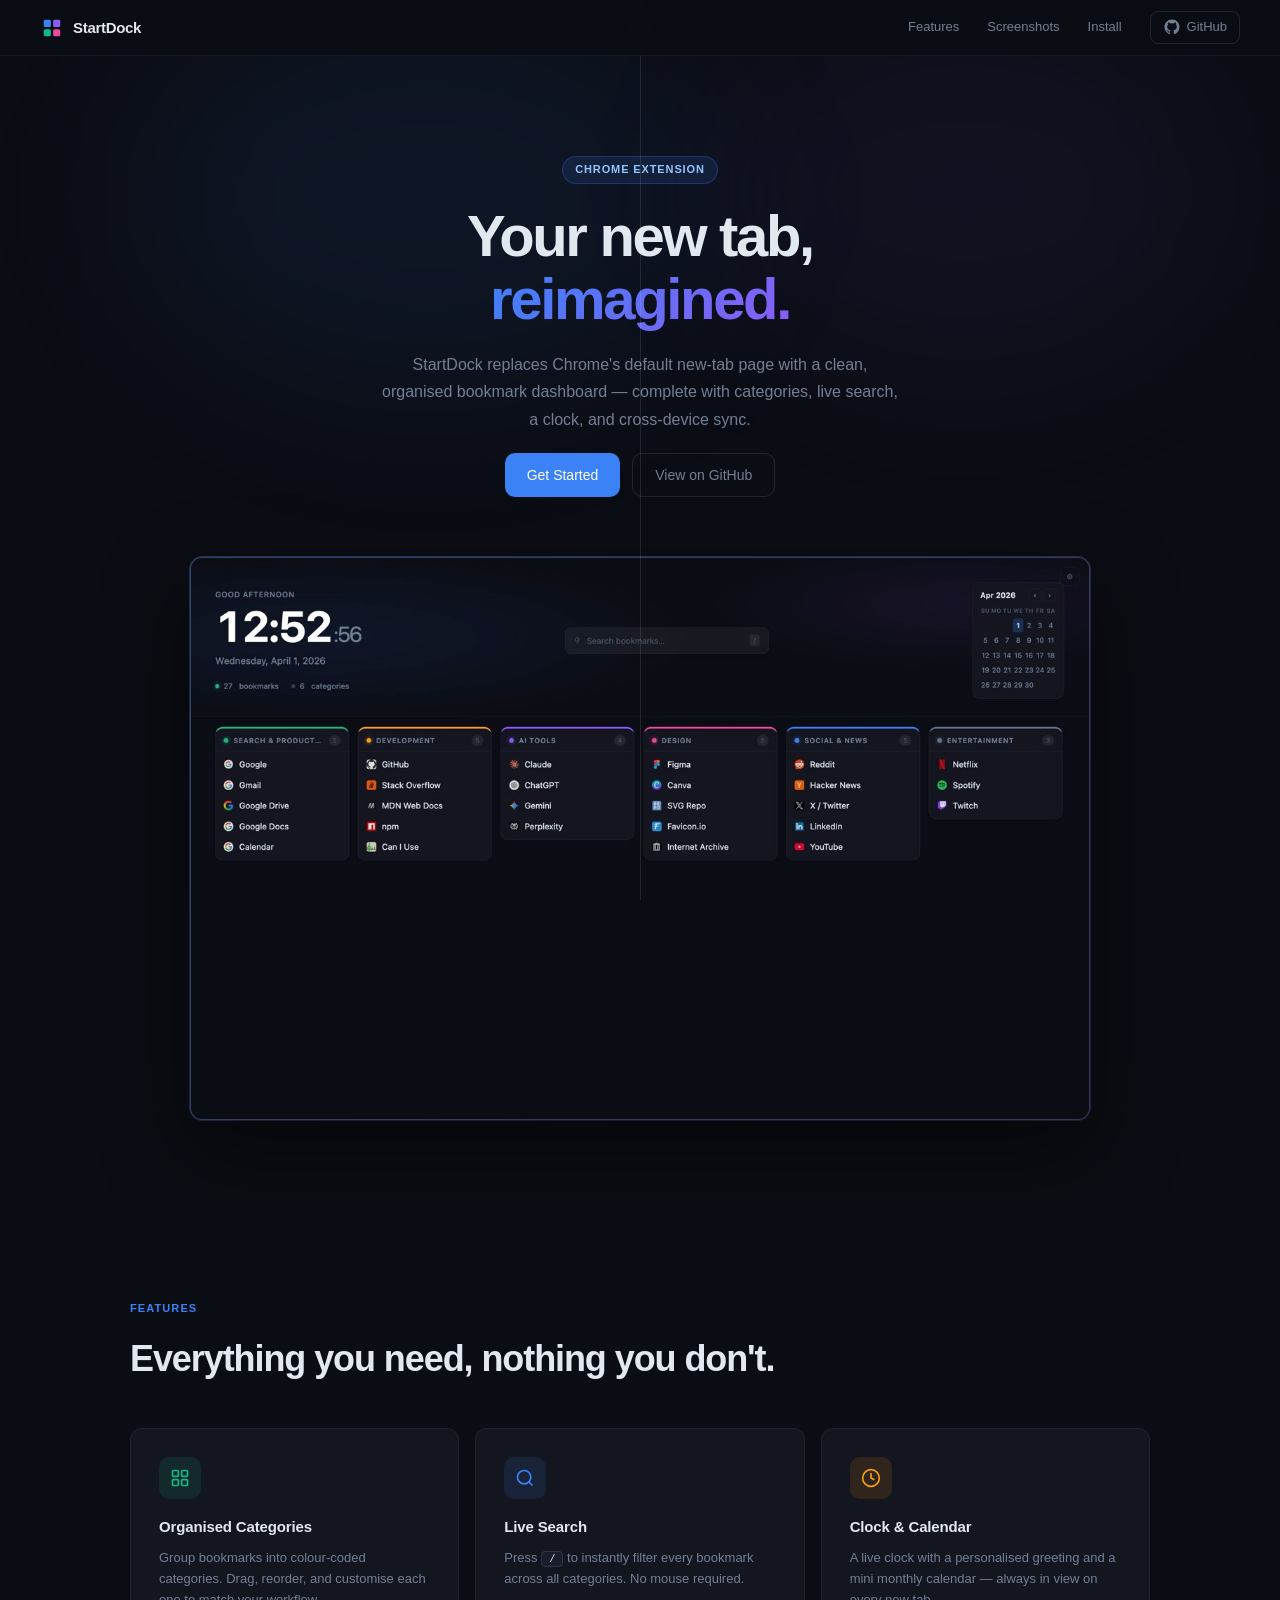
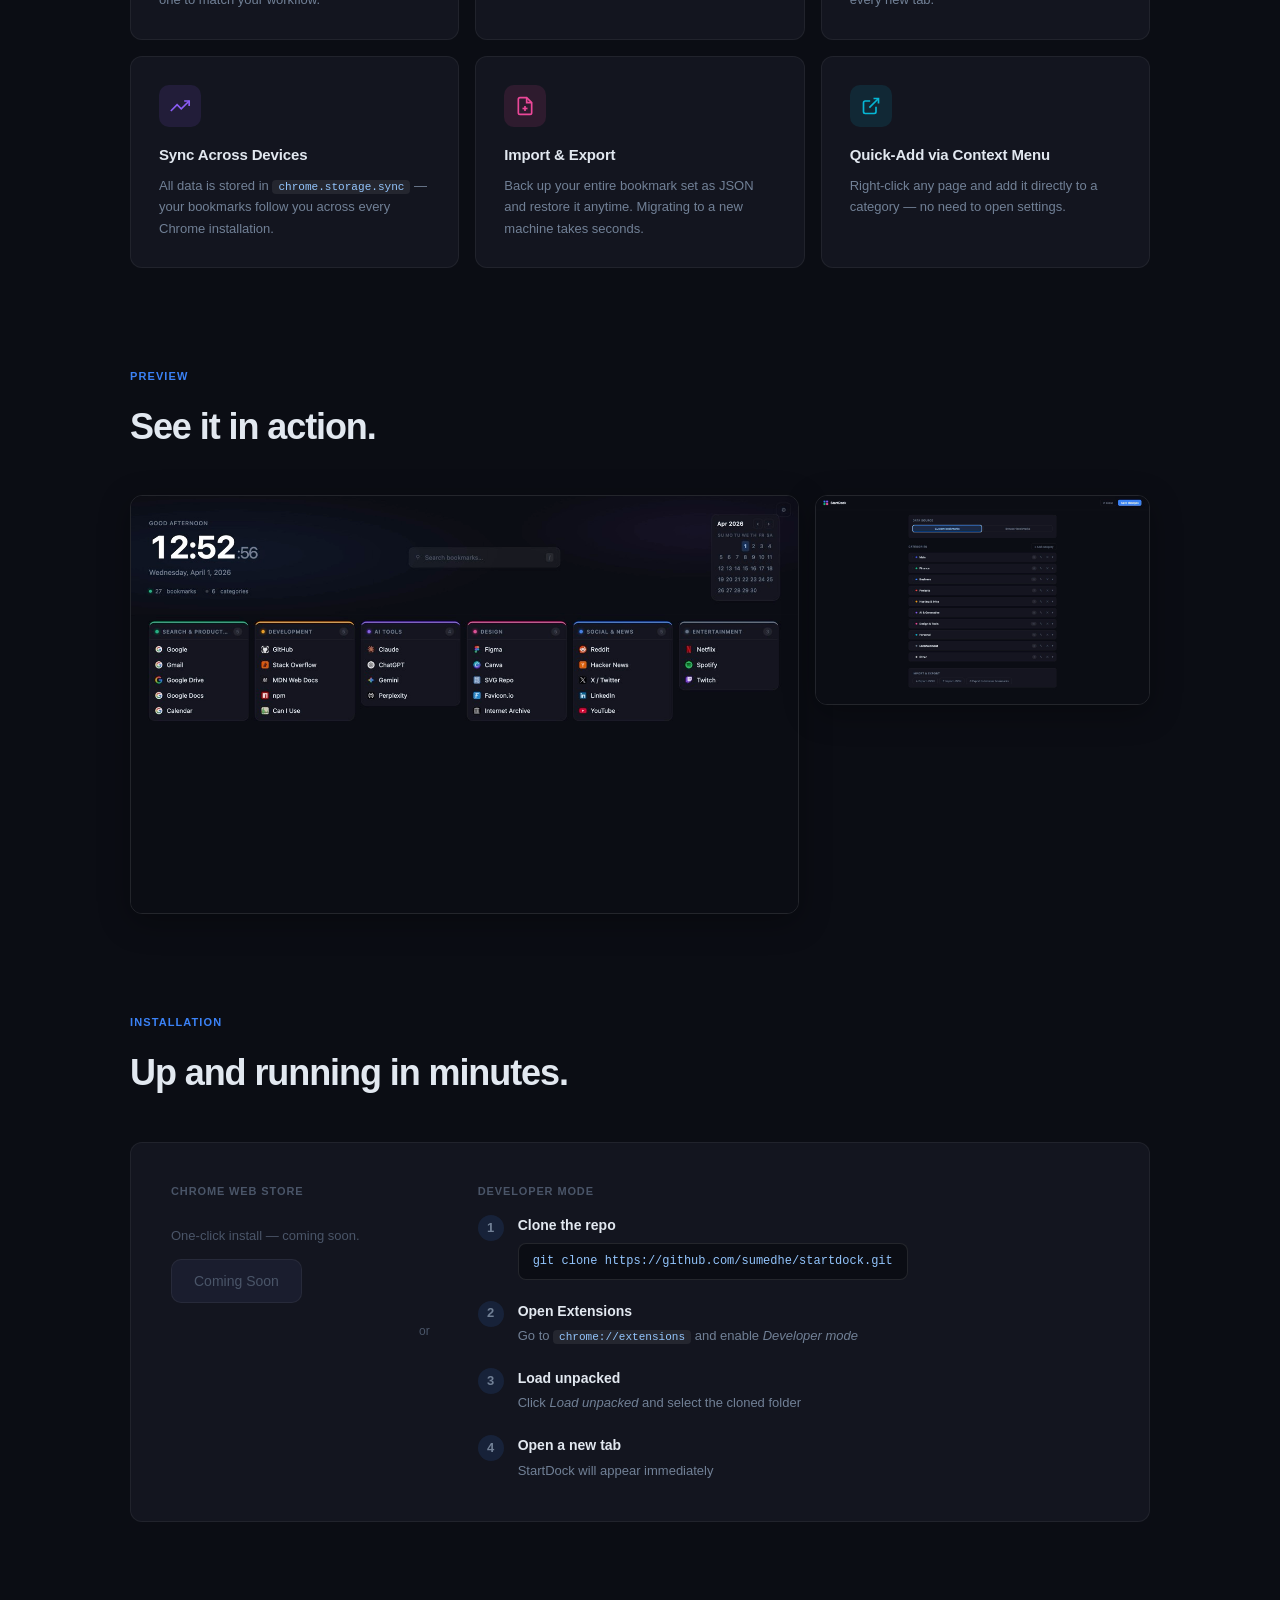
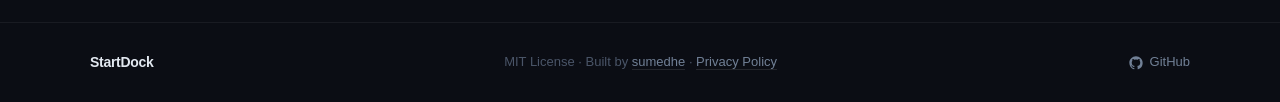
<file: docs/index.html>
<!DOCTYPE html>
<html lang="en">
<head>
  <meta charset="UTF-8" />
  <meta name="viewport" content="width=device-width, initial-scale=1.0" />
  <title>StartDock — Personal New Tab Dashboard</title>
  <meta name="description" content="Replace Chrome's default new-tab page with an organised, fast-access bookmark grid. Categories, live search, clock, and cross-device sync." />
  <link rel="stylesheet" href="style.css" />
  <link rel="icon" type="image/svg+xml" href="icon.svg" />
  <link rel="icon" type="image/png" sizes="128x128" href="icon128.png" />
</head>
<body>

  <!-- Nav -->
  <nav>
    <a href="#" class="nav-logo">
      <img src="icon.svg" alt="StartDock icon" class="nav-logo-icon" />
      StartDock
    </a>
    <div class="nav-links">
      <a href="#features">Features</a>
      <a href="#screenshots">Screenshots</a>
      <a href="#install">Install</a>
      <a href="https://github.com/sumedhe/startdock" target="_blank" rel="noopener" class="nav-github">
        <svg width="18" height="18" viewBox="0 0 24 24" fill="currentColor"><path d="M12 2C6.477 2 2 6.484 2 12.017c0 4.425 2.865 8.18 6.839 9.504.5.092.682-.217.682-.483 0-.237-.008-.868-.013-1.703-2.782.605-3.369-1.343-3.369-1.343-.454-1.158-1.11-1.466-1.11-1.466-.908-.62.069-.608.069-.608 1.003.07 1.531 1.032 1.531 1.032.892 1.53 2.341 1.088 2.91.832.092-.647.35-1.088.636-1.338-2.22-.253-4.555-1.113-4.555-4.951 0-1.093.39-1.988 1.029-2.688-.103-.253-.446-1.272.098-2.65 0 0 .84-.27 2.75 1.026A9.564 9.564 0 0112 6.844a9.59 9.59 0 012.504.337c1.909-1.296 2.747-1.027 2.747-1.027.546 1.379.202 2.398.1 2.651.64.7 1.028 1.595 1.028 2.688 0 3.848-2.339 4.695-4.566 4.943.359.309.678.92.678 1.855 0 1.338-.012 2.419-.012 2.747 0 .268.18.58.688.482A10.02 10.02 0 0022 12.017C22 6.484 17.522 2 12 2z"/></svg>
        GitHub
      </a>
    </div>
  </nav>

  <!-- Hero -->
  <section class="hero">
    <div class="hero-glow hero-glow-blue"></div>
    <div class="hero-glow hero-glow-purple"></div>
    <div class="hero-content">
      <div class="badge">Chrome Extension</div>
      <h1>Your new tab,<br /><span class="hero-accent">reimagined.</span></h1>
      <p class="hero-sub">
        StartDock replaces Chrome's default new-tab page with a clean, organised bookmark dashboard — complete with categories, live search, a clock, and cross-device sync.
      </p>
      <div class="hero-actions">
        <a href="#install" class="btn btn-primary">Get Started</a>
        <a href="https://github.com/sumedhe/startdock" target="_blank" rel="noopener" class="btn btn-ghost">View on GitHub</a>
      </div>
    </div>
    <div class="hero-screenshot">
      <img src="screenshot-1.jpg" alt="StartDock dashboard screenshot" />
    </div>
  </section>

  <!-- Features -->
  <section id="features" class="features">
    <div class="section-label">Features</div>
    <h2>Everything you need, nothing you don't.</h2>
    <div class="features-grid">

      <div class="feature-card" style="--accent: #10B981">
        <div class="feature-icon" style="background: rgba(16,185,129,0.12); color: #10B981">
          <svg width="20" height="20" viewBox="0 0 24 24" fill="none" stroke="currentColor" stroke-width="2"><rect x="3" y="3" width="7" height="7" rx="1"/><rect x="14" y="3" width="7" height="7" rx="1"/><rect x="3" y="14" width="7" height="7" rx="1"/><rect x="14" y="14" width="7" height="7" rx="1"/></svg>
        </div>
        <h3>Organised Categories</h3>
        <p>Group bookmarks into colour-coded categories. Drag, reorder, and customise each one to match your workflow.</p>
      </div>

      <div class="feature-card" style="--accent: #3B82F6">
        <div class="feature-icon" style="background: rgba(59,130,246,0.12); color: #3B82F6">
          <svg width="20" height="20" viewBox="0 0 24 24" fill="none" stroke="currentColor" stroke-width="2"><circle cx="11" cy="11" r="8"/><path d="M21 21l-4.35-4.35"/></svg>
        </div>
        <h3>Live Search</h3>
        <p>Press <kbd>/</kbd> to instantly filter every bookmark across all categories. No mouse required.</p>
      </div>

      <div class="feature-card" style="--accent: #F59E0B">
        <div class="feature-icon" style="background: rgba(245,158,11,0.12); color: #F59E0B">
          <svg width="20" height="20" viewBox="0 0 24 24" fill="none" stroke="currentColor" stroke-width="2"><circle cx="12" cy="12" r="10"/><polyline points="12 6 12 12 16 14"/></svg>
        </div>
        <h3>Clock &amp; Calendar</h3>
        <p>A live clock with a personalised greeting and a mini monthly calendar — always in view on every new tab.</p>
      </div>

      <div class="feature-card" style="--accent: #8B5CF6">
        <div class="feature-icon" style="background: rgba(139,92,246,0.12); color: #8B5CF6">
          <svg width="20" height="20" viewBox="0 0 24 24" fill="none" stroke="currentColor" stroke-width="2"><polyline points="23 6 13.5 15.5 8.5 10.5 1 18"/><polyline points="17 6 23 6 23 12"/></svg>
        </div>
        <h3>Sync Across Devices</h3>
        <p>All data is stored in <code>chrome.storage.sync</code> — your bookmarks follow you across every Chrome installation.</p>
      </div>

      <div class="feature-card" style="--accent: #EC4899">
        <div class="feature-icon" style="background: rgba(236,72,153,0.12); color: #EC4899">
          <svg width="20" height="20" viewBox="0 0 24 24" fill="none" stroke="currentColor" stroke-width="2"><path d="M14 2H6a2 2 0 00-2 2v16a2 2 0 002 2h12a2 2 0 002-2V8z"/><polyline points="14 2 14 8 20 8"/><line x1="12" y1="18" x2="12" y2="12"/><line x1="9" y1="15" x2="15" y2="15"/></svg>
        </div>
        <h3>Import &amp; Export</h3>
        <p>Back up your entire bookmark set as JSON and restore it anytime. Migrating to a new machine takes seconds.</p>
      </div>

      <div class="feature-card" style="--accent: #06B6D4">
        <div class="feature-icon" style="background: rgba(6,182,212,0.12); color: #06B6D4">
          <svg width="20" height="20" viewBox="0 0 24 24" fill="none" stroke="currentColor" stroke-width="2"><path d="M18 13v6a2 2 0 01-2 2H5a2 2 0 01-2-2V8a2 2 0 012-2h6"/><polyline points="15 3 21 3 21 9"/><line x1="10" y1="14" x2="21" y2="3"/></svg>
        </div>
        <h3>Quick-Add via Context Menu</h3>
        <p>Right-click any page and add it directly to a category — no need to open settings.</p>
      </div>

    </div>
  </section>

  <!-- Screenshots -->
  <section id="screenshots" class="screenshots">
    <div class="section-label">Preview</div>
    <h2>See it in action.</h2>
    <div class="screenshots-grid">
      <img src="screenshot-1.jpg" alt="StartDock bookmark dashboard" class="ss-main" />
      <img src="screenshot-2.jpg" alt="StartDock settings page" class="ss-secondary" />
    </div>
  </section>

  <!-- Install -->
  <section id="install" class="install">
    <div class="section-label">Installation</div>
    <h2>Up and running in minutes.</h2>
    <div class="install-grid">

      <div class="install-card">
        <div class="install-badge">Chrome Web Store</div>
        <p class="install-sub">One-click install — coming soon.</p>
        <a class="btn btn-primary btn-disabled" aria-disabled="true">Coming Soon</a>
      </div>

      <div class="install-divider"><span>or</span></div>

      <div class="install-steps">
        <div class="install-badge">Developer Mode</div>
        <ol>
          <li>
            <span class="step-num">1</span>
            <div>
              <strong>Clone the repo</strong>
              <code class="code-block">git clone https://github.com/sumedhe/startdock.git</code>
            </div>
          </li>
          <li>
            <span class="step-num">2</span>
            <div>
              <strong>Open Extensions</strong>
              <span>Go to <code>chrome://extensions</code> and enable <em>Developer mode</em></span>
            </div>
          </li>
          <li>
            <span class="step-num">3</span>
            <div>
              <strong>Load unpacked</strong>
              <span>Click <em>Load unpacked</em> and select the cloned folder</span>
            </div>
          </li>
          <li>
            <span class="step-num">4</span>
            <div>
              <strong>Open a new tab</strong>
              <span>StartDock will appear immediately</span>
            </div>
          </li>
        </ol>
      </div>

    </div>
  </section>

  <!-- Footer -->
  <footer>
    <div class="footer-inner">
      <span class="footer-logo">StartDock</span>
      <span class="footer-meta">MIT License &middot; Built by <a href="https://github.com/sumedhe" target="_blank" rel="noopener">sumedhe</a> &middot; <a href="privacy.html">Privacy Policy</a></span>
      <a href="https://github.com/sumedhe/startdock" target="_blank" rel="noopener" class="footer-gh">
        <svg width="16" height="16" viewBox="0 0 24 24" fill="currentColor"><path d="M12 2C6.477 2 2 6.484 2 12.017c0 4.425 2.865 8.18 6.839 9.504.5.092.682-.217.682-.483 0-.237-.008-.868-.013-1.703-2.782.605-3.369-1.343-3.369-1.343-.454-1.158-1.11-1.466-1.11-1.466-.908-.62.069-.608.069-.608 1.003.07 1.531 1.032 1.531 1.032.892 1.53 2.341 1.088 2.91.832.092-.647.35-1.088.636-1.338-2.22-.253-4.555-1.113-4.555-4.951 0-1.093.39-1.988 1.029-2.688-.103-.253-.446-1.272.098-2.65 0 0 .84-.27 2.75 1.026A9.564 9.564 0 0112 6.844a9.59 9.59 0 012.504.337c1.909-1.296 2.747-1.027 2.747-1.027.546 1.379.202 2.398.1 2.651.64.7 1.028 1.595 1.028 2.688 0 3.848-2.339 4.695-4.566 4.943.359.309.678.92.678 1.855 0 1.338-.012 2.419-.012 2.747 0 .268.18.58.688.482A10.02 10.02 0 0022 12.017C22 6.484 17.522 2 12 2z"/></svg>
        GitHub
      </a>
    </div>
  </footer>

</body>
</html>
</file>
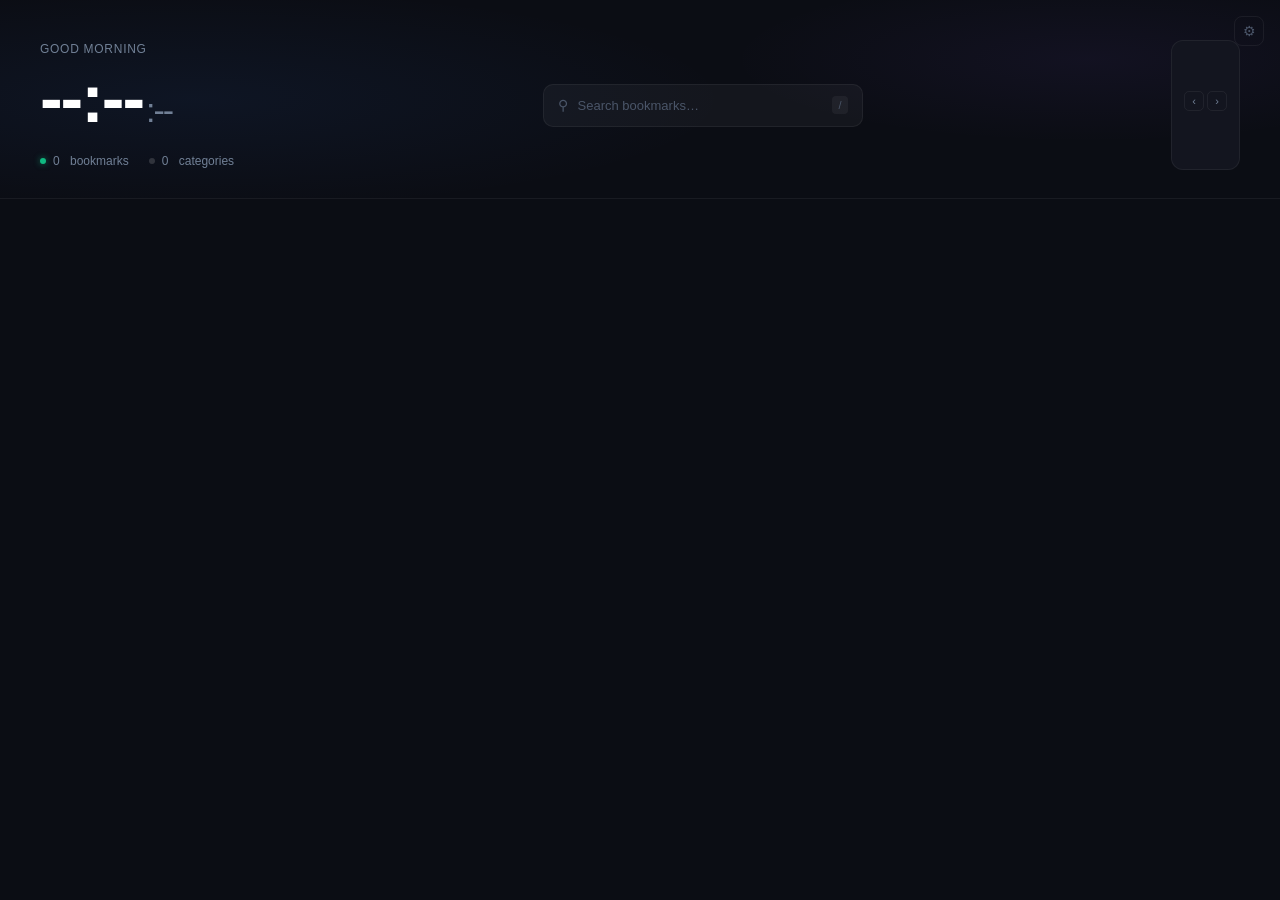
<file: newtab.html>
<!DOCTYPE html>
<html lang="en">
<head>
  <meta charset="UTF-8">
  <meta name="viewport" content="width=device-width, initial-scale=1.0">
  <title>StartDock</title>
  <style>
    *, *::before, *::after { box-sizing: border-box; margin: 0; padding: 0; }

    :root {
      --bg: #0b0d14;
      --surface: #13151f;
      --border: rgba(255,255,255,0.06);
      --text: #e2e8f0;
      --text-muted: #4a5568;
      --text-sub: #718096;
      --radius: 12px;
      --card-opacity: 1;
    }

    html, body {
      min-height: 100vh;
      background: var(--bg);
      color: var(--text);
      font-family: -apple-system, BlinkMacSystemFont, "Segoe UI", Roboto, sans-serif;
      font-size: 14px;
      line-height: 1.5;
    }

    body { padding: 0 0 64px; }

    /* ── Hero ── */
    .hero {
      position: relative;
      overflow: hidden;
      padding: 40px 40px 28px;
      margin-bottom: 16px;
      border-bottom: 1px solid var(--border);
    }

    .hero::before {
      content: "";
      position: absolute;
      inset: 0;
      background:
        radial-gradient(ellipse 60% 80% at 15% 50%, rgba(59,130,246,0.07) 0%, transparent 70%),
        radial-gradient(ellipse 40% 60% at 85% 30%, rgba(139,92,246,0.06) 0%, transparent 70%);
      pointer-events: none;
    }

    .hero-inner {
      position: relative;
      display: flex;
      align-items: center;
      justify-content: space-between;
      gap: 32px;
    }

    /* clock + date */
    .hero-greeting {
      font-size: 12px;
      font-weight: 500;
      color: var(--text-sub);
      letter-spacing: 0.06em;
      text-transform: uppercase;
      margin-bottom: 6px;
    }

    .hero-time {
      font-size: 68px;
      font-weight: 700;
      letter-spacing: -0.03em;
      line-height: 1;
      color: #fff;
      font-variant-numeric: tabular-nums;
    }

    .hero-time .seconds {
      font-size: 34px;
      font-weight: 400;
      color: var(--text-sub);
      vertical-align: baseline;
      margin-left: 3px;
    }

    .hero-date {
      margin-top: 10px;
      font-size: 15px;
      color: var(--text-sub);
    }

    .hero-stats {
      display: flex;
      gap: 20px;
      margin-top: 20px;
    }

    .hero-stat {
      display: flex;
      align-items: center;
      gap: 7px;
      font-size: 12px;
      color: var(--text-sub);
    }

    .hero-stat-dot {
      width: 6px; height: 6px;
      border-radius: 50%;
      background: #10B981;
      box-shadow: 0 0 6px rgba(16,185,129,0.6);
      flex-shrink: 0;
    }

    /* ── Settings button ── */
    .hero-btns {
      position: absolute;
      top: 16px;
      right: 16px;
      display: flex;
      gap: 6px;
      z-index: 10;
    }

    .settings-btn, .refresh-bg-btn {
      background: none;
      border: 1px solid var(--border);
      border-radius: 8px;
      color: var(--text-muted);
      width: 30px; height: 30px;
      display: flex; align-items: center; justify-content: center;
      cursor: pointer;
      font-size: 14px;
      transition: border-color 0.15s, color 0.15s, background 0.15s;
    }

    .settings-btn:hover, .refresh-bg-btn:hover {
      border-color: rgba(255,255,255,0.2);
      color: var(--text);
      background: rgba(255,255,255,0.04);
    }

    .refresh-bg-btn { display: none; }
    .refresh-bg-btn.visible { display: flex; }

    /* ── Calendar widget ── */
    .calendar {
      background: rgba(19, 21, 31, var(--card-opacity));
      border: 1px solid var(--border);
      border-radius: var(--radius);
      padding: 10px 12px;
      flex-shrink: 0;
      align-self: stretch;
      display: flex;
      flex-direction: column;
      justify-content: center;
    }

    .cal-header {
      display: flex;
      align-items: center;
      justify-content: space-between;
      margin-bottom: 8px;
    }

    .cal-month {
      font-size: 12px;
      font-weight: 600;
      color: var(--text);
    }

    .cal-nav {
      display: flex;
      gap: 3px;
    }

    .cal-nav button {
      background: none;
      border: 1px solid var(--border);
      border-radius: 5px;
      color: var(--text-sub);
      cursor: pointer;
      width: 20px; height: 20px;
      font-size: 11px;
      display: flex; align-items: center; justify-content: center;
      transition: border-color 0.15s, color 0.15s;
    }

    .cal-nav button:hover {
      border-color: rgba(255,255,255,0.2);
      color: var(--text);
    }

    .cal-grid {
      display: grid;
      grid-template-columns: repeat(7, 1fr);
      gap: 1px;
      text-align: center;
    }

    .cal-dow {
      font-size: 9px;
      font-weight: 600;
      color: var(--text-muted);
      letter-spacing: 0.04em;
      padding-bottom: 4px;
      text-transform: uppercase;
    }

    .cal-day {
      font-size: 11px;
      color: var(--text-sub);
      border-radius: 4px;
      padding: 3px 1px;
      cursor: default;
      transition: background 0.1s, color 0.1s;
    }

    .cal-day:not(.empty):hover {
      background: rgba(255,255,255,0.06);
      color: var(--text);
    }

    .cal-day.today {
      background: rgba(59,130,246,0.2);
      color: #93c5fd;
      font-weight: 700;
    }

    .cal-day.empty { visibility: hidden; }

    /* ── Search bar ── */
    .hero-middle {
      flex: 1;
      display: flex;
      flex-direction: column;
      align-items: center;
      gap: 8px;
    }

    .search-box {
      display: flex;
      align-items: center;
      gap: 10px;
      background: rgba(255,255,255,0.04);
      border: 1px solid var(--border);
      border-radius: 10px;
      padding: 10px 14px;
      width: 100%;
      max-width: 320px;
      transition: border-color 0.2s, box-shadow 0.2s, background 0.2s;
    }

    .search-box:focus-within {
      background: var(--surface);
      border-color: rgba(59,130,246,0.5);
      box-shadow: 0 0 0 3px rgba(59,130,246,0.08);
    }

    .search-icon {
      color: var(--text-muted);
      flex-shrink: 0;
      font-size: 14px;
    }

    .search-input {
      flex: 1;
      background: none;
      border: none;
      outline: none;
      color: var(--text);
      font-size: 13px;
      font-family: inherit;
    }

    .search-input::placeholder { color: var(--text-muted); }

    .search-hint {
      font-size: 11px;
      color: var(--text-muted);
      background: rgba(255,255,255,0.05);
      border-radius: 4px;
      padding: 1px 6px;
      flex-shrink: 0;
    }

    /* ── Bookmarks grid ── */
    .grid {
      display: flex;
      flex-wrap: wrap;
      gap: 14px;
      align-items: flex-start;
      justify-content: center;
      padding: 0 40px;
    }

    @keyframes colIn {
      from { opacity: 0; transform: translateY(16px); }
      to   { opacity: 1; transform: translateY(0); }
    }

    .column {
      background: rgba(19, 21, 31, var(--card-opacity));
      border: 1px solid var(--border);
      border-top: 3px solid var(--accent);
      border-radius: var(--radius);
      width: 210px;
      flex-shrink: 0;
      overflow: hidden;
      transition: border-color 0.2s, box-shadow 0.2s;
      animation: colIn 0.4s ease both;
    }

    .column:hover {
      border-color: rgba(var(--accent-rgb), 0.45);
      border-top-color: var(--accent);
      box-shadow: 0 4px 24px rgba(var(--accent-rgb), 0.08);
    }

    .column.hidden { display: none; }

    .column-header {
      display: flex;
      align-items: center;
      gap: 8px;
      padding: 10px 13px 8px;
      border-bottom: 1px solid var(--border);
    }

    .column-dot {
      width: 7px; height: 7px;
      border-radius: 50%;
      background: var(--accent);
      box-shadow: 0 0 6px rgba(var(--accent-rgb), 0.7);
      flex-shrink: 0;
    }

    .column-title {
      font-size: 11px;
      font-weight: 600;
      text-transform: uppercase;
      letter-spacing: 0.07em;
      color: var(--text-sub);
      flex: 1;
      white-space: nowrap;
      overflow: hidden;
      text-overflow: ellipsis;
    }

    .column-count {
      font-size: 10px;
      color: var(--text-muted);
      background: rgba(255,255,255,0.05);
      border-radius: 99px;
      padding: 1px 6px;
      flex-shrink: 0;
    }

    .bookmark-list {
      padding: 5px;
      display: flex;
      flex-direction: column;
      gap: 1px;
    }

    .bookmark-item {
      display: flex;
      align-items: center;
      gap: 9px;
      padding: 6px 8px;
      border-radius: 7px;
      text-decoration: none;
      color: var(--text);
      transition: background 0.12s, color 0.12s;
    }

    .bookmark-item:hover {
      background: rgba(var(--accent-rgb), 0.1);
      color: #fff;
    }

    .bookmark-item.hidden { display: none; }

    .favicon {
      width: 15px; height: 15px;
      border-radius: 3px;
      flex-shrink: 0;
      object-fit: contain;
      opacity: 0.85;
    }

    .bookmark-item:hover .favicon { opacity: 1; }

    .bookmark-separator {
      height: 1px;
      background: rgba(255,255,255,0.07);
      margin: 3px 8px;
      flex-shrink: 0;
    }

    .bookmark-separator--labeled {
      height: auto;
      background: none;
      display: flex;
      align-items: center;
      gap: 6px;
      margin: 4px 8px;
    }

    .bookmark-separator--labeled::before,
    .bookmark-separator--labeled::after {
      content: '';
      flex: 1;
      height: 1px;
      background: rgba(255,255,255,0.07);
    }

    .bookmark-separator--labeled span {
      font-size: 9px;
      color: rgba(255,255,255,0.25);
      text-transform: uppercase;
      letter-spacing: 0.1em;
      white-space: nowrap;
    }

    .bookmark-name {
      font-size: 13px;
      white-space: nowrap;
      overflow: hidden;
      text-overflow: ellipsis;
    }

    .col-expand-btn {
      display: flex;
      align-items: center;
      justify-content: center;
      gap: 5px;
      width: 100%;
      padding: 6px 8px;
      background: none;
      border: none;
      border-top: 1px solid var(--border);
      color: var(--text-muted);
      font-size: 11px;
      font-family: inherit;
      cursor: pointer;
      transition: color 0.12s, background 0.12s;
    }

    .col-expand-btn:hover {
      color: var(--text);
      background: rgba(255,255,255,0.04);
    }

    .col-expand-icon {
      width: 8px; height: 8px;
      border-right: 1.5px solid currentColor;
      border-bottom: 1.5px solid currentColor;
      transform: rotate(45deg);
      transition: transform 0.2s;
      flex-shrink: 0;
      margin-bottom: 2px;
    }

    .col-expand-btn.expanded .col-expand-icon {
      transform: rotate(-135deg);
      margin-bottom: -2px;
    }

    .no-results {
      padding: 0 40px 12px;
      color: var(--text-muted);
      font-size: 13px;
      display: none;
    }

    @media (max-width: 640px) {
      .hero { padding: 28px 20px 24px; }
      .hero-time { font-size: 48px; }
      .hero-time .seconds { font-size: 24px; }
      .calendar { display: none; }
      .grid { padding: 0 20px; }
      .column { width: 100%; }
    }
  </style>
</head>
<body>

  <div class="hero">
    <div class="hero-btns">
      <button class="refresh-bg-btn" id="refresh-bg-btn" title="New background image">&#8635;</button>
      <button class="settings-btn" id="settings-btn" title="Settings">&#9881;</button>
    </div>
    <div class="hero-inner">
      <div class="hero-left">
        <div class="hero-greeting" id="greeting">Good morning</div>
        <div class="hero-time">
          <span id="clock-hm">--:--</span><span class="seconds" id="clock-s">:--</span>
        </div>
        <div class="hero-date" id="date-line"></div>
        <div class="hero-stats">
          <div class="hero-stat">
            <span class="hero-stat-dot"></span>
            <span id="bookmark-total">0</span>&nbsp;bookmarks
          </div>
          <div class="hero-stat">
            <span style="width:6px;height:6px;border-radius:50%;background:rgba(255,255,255,0.15);display:inline-block;flex-shrink:0;"></span>
            <span id="category-total">0</span>&nbsp;categories
          </div>
        </div>
      </div>

      <div class="hero-middle">
        <div class="search-box">
          <span class="search-icon">&#9906;</span>
          <input class="search-input" id="search" type="text" placeholder="Search bookmarks…" autocomplete="off" spellcheck="false">
          <span class="search-hint" id="search-hint">/</span>
        </div>
      </div>

      <div class="calendar">
        <div class="cal-header">
          <span class="cal-month" id="cal-month-label"></span>
          <div class="cal-nav">
            <button id="cal-prev" title="Previous month">&#8249;</button>
            <button id="cal-next" title="Next month">&#8250;</button>
          </div>
        </div>
        <div class="cal-grid" id="cal-grid"></div>
      </div>
    </div>
  </div>

  <div class="no-results" id="no-results">No bookmarks match your search.</div>

  <div class="grid" id="grid"></div>

  <script src="newtab.js"></script>
</body>
</html>
</file>
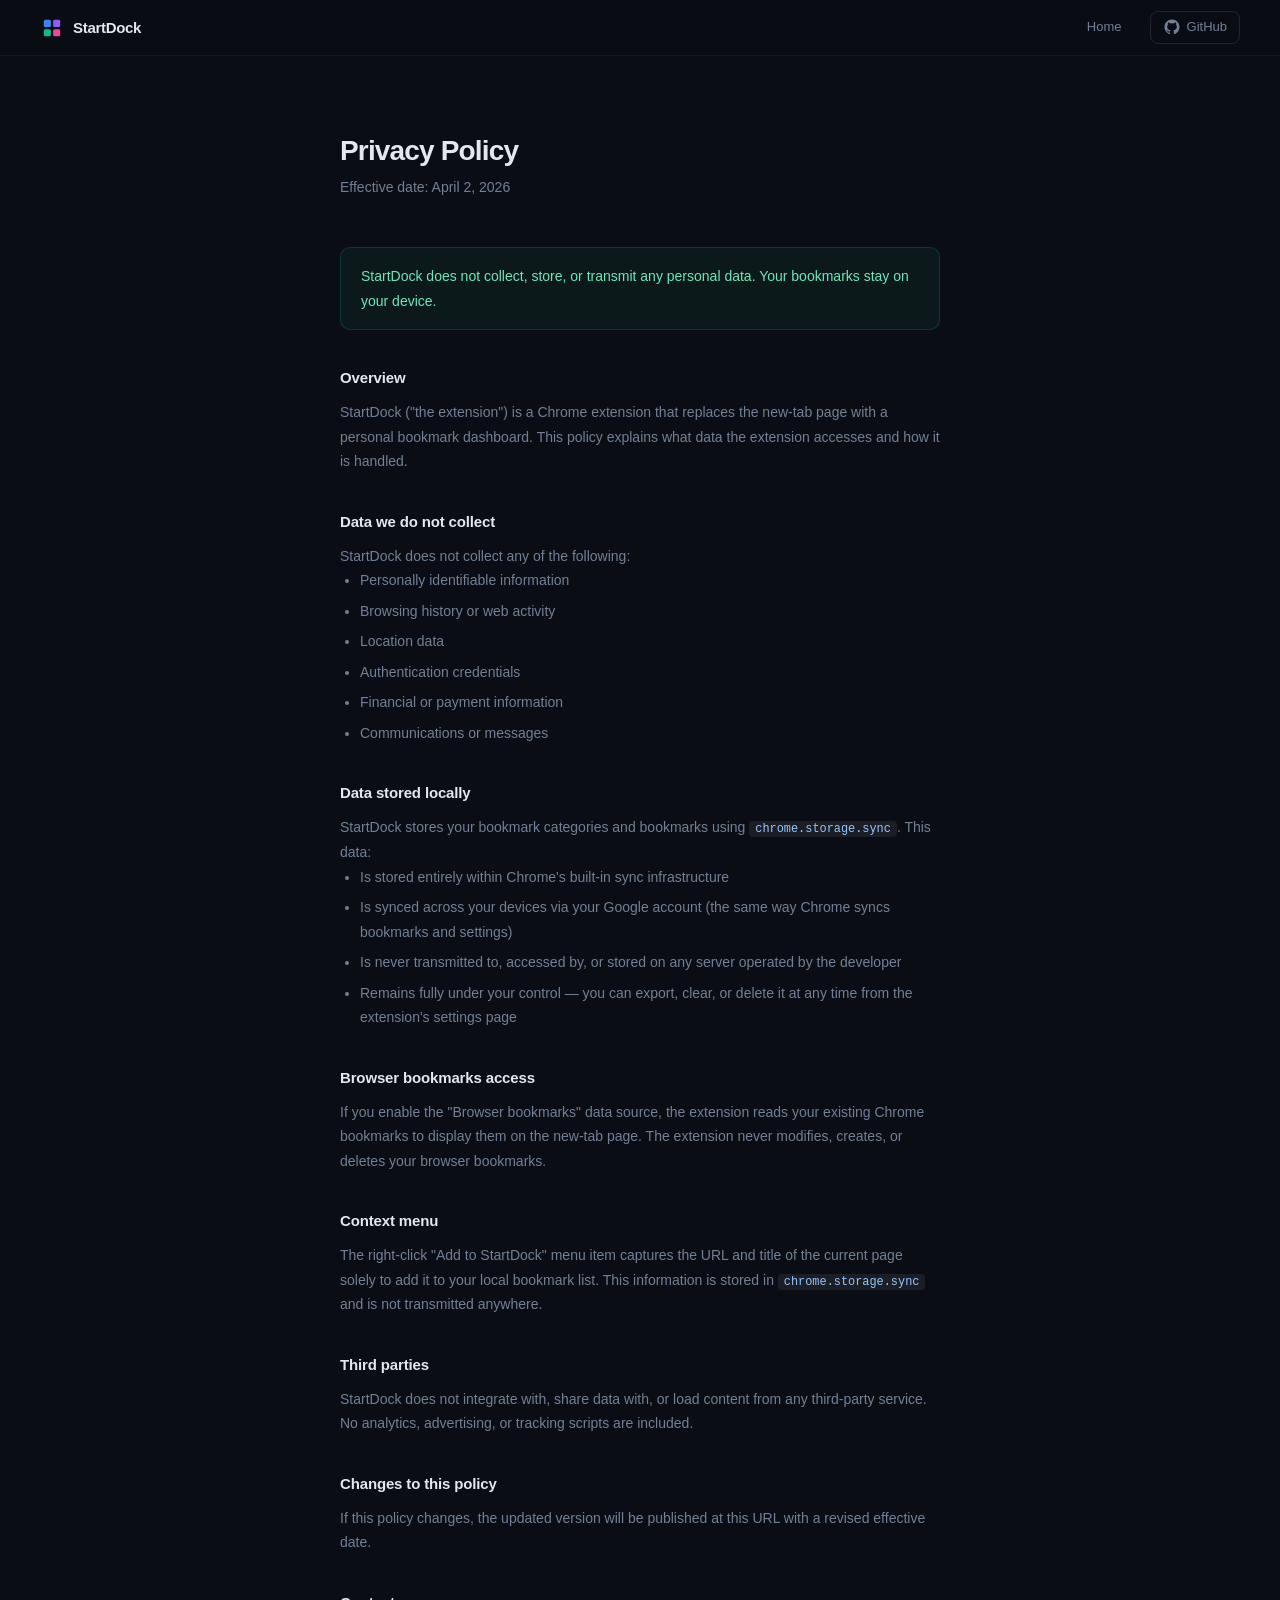
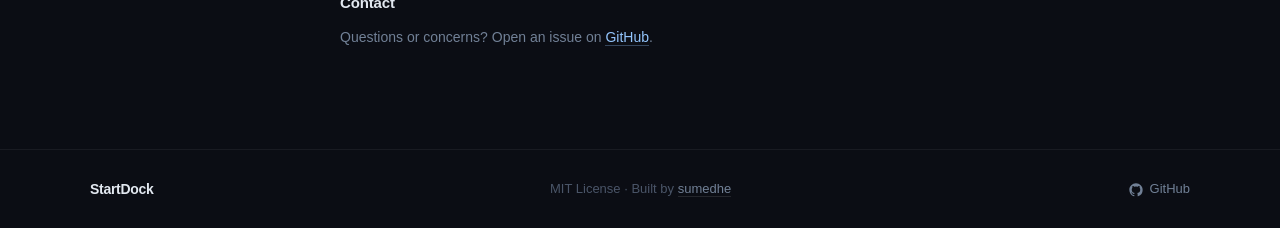
<file: docs/privacy.html>
<!DOCTYPE html>
<html lang="en">
<head>
  <meta charset="UTF-8" />
  <meta name="viewport" content="width=device-width, initial-scale=1.0" />
  <title>Privacy Policy — StartDock</title>
  <meta name="description" content="StartDock privacy policy — no user data is collected." />
  <link rel="stylesheet" href="style.css" />
  <link rel="icon" type="image/svg+xml" href="icon.svg" />
  <link rel="icon" type="image/png" sizes="128x128" href="icon128.png" />
  <style>
    .policy-wrap {
      max-width: 680px;
      margin: 0 auto;
      padding: 80px 40px 100px;
    }
    .policy-wrap h1 {
      font-size: 28px;
      font-weight: 700;
      letter-spacing: -0.03em;
      margin-bottom: 8px;
    }
    .policy-date {
      font-size: 13px;
      color: var(--text-muted);
      margin-bottom: 48px;
    }
    .policy-wrap h2 {
      font-size: 15px;
      font-weight: 600;
      margin-bottom: 10px;
      margin-top: 36px;
      letter-spacing: -0.01em;
      color: var(--text);
    }
    .policy-wrap p, .policy-wrap li {
      font-size: 14px;
      color: var(--text-sub);
      line-height: 1.75;
    }
    .policy-wrap ul {
      padding-left: 20px;
      display: flex;
      flex-direction: column;
      gap: 6px;
    }
    .policy-wrap a {
      color: #93c5fd;
      border-bottom: 1px solid rgba(147,197,253,0.3);
    }
    .policy-wrap a:hover {
      border-bottom-color: #93c5fd;
    }
    .highlight-box {
      background: rgba(16,185,129,0.07);
      border: 1px solid rgba(16,185,129,0.2);
      border-radius: 10px;
      padding: 16px 20px;
      margin: 32px 0;
    }
    .highlight-box p {
      color: #6ee7b7;
      font-size: 14px;
      font-weight: 500;
    }
    @media (max-width: 600px) {
      .policy-wrap { padding: 60px 20px 80px; }
    }
  </style>
</head>
<body>

  <nav>
    <a href="index.html" class="nav-logo">
      <img src="icon.svg" alt="StartDock icon" class="nav-logo-icon" />
      StartDock
    </a>
    <div class="nav-links">
      <a href="index.html">Home</a>
      <a href="https://github.com/sumedhe/startdock" target="_blank" rel="noopener" class="nav-github">
        <svg width="18" height="18" viewBox="0 0 24 24" fill="currentColor"><path d="M12 2C6.477 2 2 6.484 2 12.017c0 4.425 2.865 8.18 6.839 9.504.5.092.682-.217.682-.483 0-.237-.008-.868-.013-1.703-2.782.605-3.369-1.343-3.369-1.343-.454-1.158-1.11-1.466-1.11-1.466-.908-.62.069-.608.069-.608 1.003.07 1.531 1.032 1.531 1.032.892 1.53 2.341 1.088 2.91.832.092-.647.35-1.088.636-1.338-2.22-.253-4.555-1.113-4.555-4.951 0-1.093.39-1.988 1.029-2.688-.103-.253-.446-1.272.098-2.65 0 0 .84-.27 2.75 1.026A9.564 9.564 0 0112 6.844a9.59 9.59 0 012.504.337c1.909-1.296 2.747-1.027 2.747-1.027.546 1.379.202 2.398.1 2.651.64.7 1.028 1.595 1.028 2.688 0 3.848-2.339 4.695-4.566 4.943.359.309.678.92.678 1.855 0 1.338-.012 2.419-.012 2.747 0 .268.18.58.688.482A10.02 10.02 0 0022 12.017C22 6.484 17.522 2 12 2z"/></svg>
        GitHub
      </a>
    </div>
  </nav>

  <div class="policy-wrap">
    <h1>Privacy Policy</h1>
    <p class="policy-date">Effective date: April 2, 2026</p>

    <div class="highlight-box">
      <p>StartDock does not collect, store, or transmit any personal data. Your bookmarks stay on your device.</p>
    </div>

    <h2>Overview</h2>
    <p>StartDock ("the extension") is a Chrome extension that replaces the new-tab page with a personal bookmark dashboard. This policy explains what data the extension accesses and how it is handled.</p>

    <h2>Data we do not collect</h2>
    <p>StartDock does not collect any of the following:</p>
    <ul>
      <li>Personally identifiable information</li>
      <li>Browsing history or web activity</li>
      <li>Location data</li>
      <li>Authentication credentials</li>
      <li>Financial or payment information</li>
      <li>Communications or messages</li>
    </ul>

    <h2>Data stored locally</h2>
    <p>StartDock stores your bookmark categories and bookmarks using <code>chrome.storage.sync</code>. This data:</p>
    <ul>
      <li>Is stored entirely within Chrome's built-in sync infrastructure</li>
      <li>Is synced across your devices via your Google account (the same way Chrome syncs bookmarks and settings)</li>
      <li>Is never transmitted to, accessed by, or stored on any server operated by the developer</li>
      <li>Remains fully under your control — you can export, clear, or delete it at any time from the extension's settings page</li>
    </ul>

    <h2>Browser bookmarks access</h2>
    <p>If you enable the "Browser bookmarks" data source, the extension reads your existing Chrome bookmarks to display them on the new-tab page. The extension never modifies, creates, or deletes your browser bookmarks.</p>

    <h2>Context menu</h2>
    <p>The right-click "Add to StartDock" menu item captures the URL and title of the current page solely to add it to your local bookmark list. This information is stored in <code>chrome.storage.sync</code> and is not transmitted anywhere.</p>

    <h2>Third parties</h2>
    <p>StartDock does not integrate with, share data with, or load content from any third-party service. No analytics, advertising, or tracking scripts are included.</p>

    <h2>Changes to this policy</h2>
    <p>If this policy changes, the updated version will be published at this URL with a revised effective date.</p>

    <h2>Contact</h2>
    <p>Questions or concerns? Open an issue on <a href="https://github.com/sumedhe/startdock" target="_blank" rel="noopener">GitHub</a>.</p>
  </div>

  <footer>
    <div class="footer-inner">
      <span class="footer-logo">StartDock</span>
      <span class="footer-meta">MIT License &middot; Built by <a href="https://github.com/sumedhe" target="_blank" rel="noopener">sumedhe</a></span>
      <a href="https://github.com/sumedhe/startdock" target="_blank" rel="noopener" class="footer-gh">
        <svg width="16" height="16" viewBox="0 0 24 24" fill="currentColor"><path d="M12 2C6.477 2 2 6.484 2 12.017c0 4.425 2.865 8.18 6.839 9.504.5.092.682-.217.682-.483 0-.237-.008-.868-.013-1.703-2.782.605-3.369-1.343-3.369-1.343-.454-1.158-1.11-1.466-1.11-1.466-.908-.62.069-.608.069-.608 1.003.07 1.531 1.032 1.531 1.032.892 1.53 2.341 1.088 2.91.832.092-.647.35-1.088.636-1.338-2.22-.253-4.555-1.113-4.555-4.951 0-1.093.39-1.988 1.029-2.688-.103-.253-.446-1.272.098-2.65 0 0 .84-.27 2.75 1.026A9.564 9.564 0 0112 6.844a9.59 9.59 0 012.504.337c1.909-1.296 2.747-1.027 2.747-1.027.546 1.379.202 2.398.1 2.651.64.7 1.028 1.595 1.028 2.688 0 3.848-2.339 4.695-4.566 4.943.359.309.678.92.678 1.855 0 1.338-.012 2.419-.012 2.747 0 .268.18.58.688.482A10.02 10.02 0 0022 12.017C22 6.484 17.522 2 12 2z"/></svg>
        GitHub
      </a>
    </div>
  </footer>

</body>
</html>
</file>
<file: docs/style.css>
/* ── Reset & base ───────────────────────────────────────────── */
*, *::before, *::after { box-sizing: border-box; margin: 0; padding: 0; }

:root {
  --bg:           #0b0d14;
  --surface:      #13151f;
  --surface2:     #1a1d2e;
  --border:       rgba(255,255,255,0.06);
  --border2:      rgba(255,255,255,0.1);
  --text:         #e2e8f0;
  --text-muted:   #4a5568;
  --text-sub:     #718096;
  --blue:         #3B82F6;
  --blue-dark:    #2563eb;
  --radius:       12px;
  --font:         -apple-system, BlinkMacSystemFont, "Segoe UI", Roboto, sans-serif;
}

html { scroll-behavior: smooth; }

body {
  background: var(--bg);
  color: var(--text);
  font-family: var(--font);
  font-size: 15px;
  line-height: 1.6;
  -webkit-font-smoothing: antialiased;
}

a { color: inherit; text-decoration: none; }

code {
  font-family: "SF Mono", "Fira Code", Consolas, monospace;
  font-size: 0.85em;
  background: rgba(255,255,255,0.07);
  padding: 1px 6px;
  border-radius: 4px;
  color: #93c5fd;
}

kbd {
  font-family: "SF Mono", "Fira Code", Consolas, monospace;
  font-size: 0.8em;
  background: var(--surface2);
  border: 1px solid var(--border2);
  border-radius: 4px;
  padding: 1px 7px;
  color: var(--text);
}

/* ── Nav ────────────────────────────────────────────────────── */
nav {
  position: sticky;
  top: 0;
  z-index: 100;
  display: flex;
  align-items: center;
  justify-content: space-between;
  padding: 0 40px;
  height: 56px;
  background: rgba(11,13,20,0.85);
  backdrop-filter: blur(12px);
  border-bottom: 1px solid var(--border);
}

.nav-logo {
  display: flex;
  align-items: center;
  gap: 9px;
  font-size: 15px;
  font-weight: 700;
  letter-spacing: -0.02em;
  color: var(--text);
}

.nav-logo-icon {
  width: 24px;
  height: 24px;
  border-radius: 6px;
}

.nav-links {
  display: flex;
  align-items: center;
  gap: 28px;
}

.nav-links a {
  font-size: 13px;
  color: var(--text-sub);
  transition: color 0.15s;
}
.nav-links a:hover { color: var(--text); }

.nav-github {
  display: flex;
  align-items: center;
  gap: 6px;
  font-size: 13px;
  color: var(--text-sub);
  border: 1px solid var(--border2);
  padding: 5px 12px;
  border-radius: 8px;
  transition: color 0.15s, border-color 0.15s;
}
.nav-github:hover { color: var(--text); border-color: rgba(255,255,255,0.18); }

/* ── Buttons ────────────────────────────────────────────────── */
.btn {
  display: inline-flex;
  align-items: center;
  gap: 7px;
  padding: 10px 22px;
  border-radius: 10px;
  font-size: 14px;
  font-weight: 500;
  cursor: pointer;
  transition: background 0.15s, color 0.15s, border-color 0.15s;
}

.btn-primary {
  background: var(--blue);
  color: #fff;
}
.btn-primary:hover { background: var(--blue-dark); }

.btn-ghost {
  background: transparent;
  color: var(--text-sub);
  border: 1px solid var(--border2);
}
.btn-ghost:hover { color: var(--text); border-color: rgba(255,255,255,0.18); }

.btn-disabled {
  background: var(--surface2);
  color: var(--text-muted);
  cursor: not-allowed;
  pointer-events: none;
  border: 1px solid var(--border);
}

/* ── Section labels & headings ──────────────────────────────── */
.section-label {
  font-size: 11px;
  font-weight: 600;
  letter-spacing: 0.1em;
  text-transform: uppercase;
  color: var(--blue);
  margin-bottom: 12px;
}

h2 {
  font-size: clamp(24px, 4vw, 36px);
  font-weight: 700;
  letter-spacing: -0.03em;
  color: var(--text);
  margin-bottom: 40px;
}

/* ── Hero ───────────────────────────────────────────────────── */
.hero {
  position: relative;
  overflow: hidden;
  padding: 100px 40px 80px;
  display: flex;
  flex-direction: column;
  align-items: center;
  text-align: center;
  gap: 60px;
}

.hero-glow {
  position: absolute;
  border-radius: 50%;
  filter: blur(80px);
  pointer-events: none;
}
.hero-glow-blue {
  width: 600px; height: 400px;
  background: rgba(59,130,246,0.07);
  top: -60px; left: 10%;
}
.hero-glow-purple {
  width: 500px; height: 350px;
  background: rgba(139,92,246,0.06);
  top: -40px; right: 5%;
}

.hero-content {
  position: relative;
  max-width: 640px;
  display: flex;
  flex-direction: column;
  align-items: center;
  gap: 20px;
}

.badge {
  display: inline-block;
  font-size: 11px;
  font-weight: 600;
  letter-spacing: 0.08em;
  text-transform: uppercase;
  background: rgba(59,130,246,0.12);
  color: #93c5fd;
  border: 1px solid rgba(59,130,246,0.25);
  padding: 4px 12px;
  border-radius: 100px;
}

h1 {
  font-size: clamp(36px, 6vw, 58px);
  font-weight: 800;
  letter-spacing: -0.04em;
  line-height: 1.1;
  color: var(--text);
}

.hero-accent {
  background: linear-gradient(135deg, var(--blue) 0%, #8B5CF6 100%);
  -webkit-background-clip: text;
  -webkit-text-fill-color: transparent;
  background-clip: text;
}

.hero-sub {
  font-size: 16px;
  color: var(--text-sub);
  max-width: 520px;
  line-height: 1.7;
}

.hero-actions {
  display: flex;
  gap: 12px;
  flex-wrap: wrap;
  justify-content: center;
}

.hero-screenshot {
  position: relative;
  width: 100%;
  max-width: 900px;
}

.hero-screenshot::before {
  content: "";
  position: absolute;
  inset: -1px;
  border-radius: calc(var(--radius) + 2px);
  background: linear-gradient(135deg, rgba(59,130,246,0.3), rgba(139,92,246,0.2));
  z-index: -1;
}

.hero-screenshot img {
  width: 100%;
  border-radius: var(--radius);
  border: 1px solid var(--border2);
  display: block;
  box-shadow: 0 32px 80px rgba(0,0,0,0.5), 0 0 0 1px rgba(255,255,255,0.04);
}

/* ── Features ───────────────────────────────────────────────── */
.features {
  padding: 100px 40px;
  max-width: 1100px;
  margin: 0 auto;
}

.features-grid {
  display: grid;
  grid-template-columns: repeat(auto-fill, minmax(300px, 1fr));
  gap: 16px;
}

.feature-card {
  background: var(--surface);
  border: 1px solid var(--border);
  border-radius: var(--radius);
  padding: 28px;
  transition: border-color 0.2s, box-shadow 0.2s;
}
.feature-card:hover {
  border-color: rgba(var(--accent, 59,130,246), 0.2);
  box-shadow: 0 4px 24px rgba(0,0,0,0.2);
}

.feature-icon {
  width: 42px;
  height: 42px;
  border-radius: 10px;
  display: flex;
  align-items: center;
  justify-content: center;
  margin-bottom: 16px;
}

.feature-card h3 {
  font-size: 15px;
  font-weight: 600;
  margin-bottom: 8px;
  letter-spacing: -0.01em;
}

.feature-card p {
  font-size: 13px;
  color: var(--text-sub);
  line-height: 1.65;
}

/* ── Screenshots ────────────────────────────────────────────── */
.screenshots {
  padding: 0 40px 100px;
  max-width: 1100px;
  margin: 0 auto;
}

.screenshots-grid {
  display: grid;
  grid-template-columns: 2fr 1fr;
  gap: 16px;
  align-items: start;
}

.screenshots-grid img {
  width: 100%;
  border-radius: var(--radius);
  border: 1px solid var(--border2);
  display: block;
  box-shadow: 0 8px 32px rgba(0,0,0,0.3);
}

/* ── Install ────────────────────────────────────────────────── */
.install {
  padding: 0 40px 100px;
  max-width: 1100px;
  margin: 0 auto;
}

.install-grid {
  display: flex;
  align-items: flex-start;
  gap: 32px;
  background: var(--surface);
  border: 1px solid var(--border);
  border-radius: var(--radius);
  padding: 40px;
}

.install-badge {
  font-size: 11px;
  font-weight: 600;
  letter-spacing: 0.08em;
  text-transform: uppercase;
  color: var(--text-muted);
  margin-bottom: 14px;
}

.install-card {
  display: flex;
  flex-direction: column;
  align-items: flex-start;
  gap: 12px;
  min-width: 200px;
}

.install-sub {
  font-size: 13px;
  color: var(--text-muted);
}

.install-divider {
  display: flex;
  flex-direction: column;
  align-items: center;
  justify-content: center;
  align-self: stretch;
  padding: 0 16px;
}
.install-divider span {
  font-size: 12px;
  color: var(--text-muted);
  background: var(--surface);
  padding: 6px 0;
  position: relative;
}
.install-divider::before {
  content: "";
  position: absolute;
  top: 0; bottom: 0;
  left: 50%;
  width: 1px;
  background: var(--border2);
}

.install-steps {
  flex: 1;
}

.install-steps ol {
  list-style: none;
  display: flex;
  flex-direction: column;
  gap: 20px;
}

.install-steps li {
  display: flex;
  gap: 14px;
  align-items: flex-start;
}

.step-num {
  width: 26px;
  height: 26px;
  min-width: 26px;
  border-radius: 50%;
  background: rgba(59,130,246,0.12);
  color: #93c5fd;
  font-size: 12px;
  font-weight: 700;
  display: flex;
  align-items: center;
  justify-content: center;
  margin-top: 1px;
}

.install-steps li > div {
  display: flex;
  flex-direction: column;
  gap: 4px;
}

.install-steps strong {
  font-size: 14px;
  font-weight: 600;
}

.install-steps span, .install-steps em {
  font-size: 13px;
  color: var(--text-sub);
}

.code-block {
  display: block;
  background: var(--bg);
  border: 1px solid var(--border2);
  border-radius: 8px;
  padding: 8px 14px;
  font-size: 12px;
  color: #93c5fd;
  margin-top: 2px;
  width: fit-content;
}

/* ── Footer ─────────────────────────────────────────────────── */
footer {
  border-top: 1px solid var(--border);
  padding: 28px 40px;
}

.footer-inner {
  max-width: 1100px;
  margin: 0 auto;
  display: flex;
  align-items: center;
  gap: 16px;
  justify-content: space-between;
}

.footer-logo {
  font-size: 14px;
  font-weight: 700;
  letter-spacing: -0.02em;
}

.footer-meta {
  font-size: 13px;
  color: var(--text-muted);
}
.footer-meta a { color: var(--text-sub); border-bottom: 1px solid var(--border2); }
.footer-meta a:hover { color: var(--text); }

.footer-gh {
  display: flex;
  align-items: center;
  gap: 6px;
  font-size: 13px;
  color: var(--text-sub);
  transition: color 0.15s;
}
.footer-gh:hover { color: var(--text); }

/* ── Responsive ─────────────────────────────────────────────── */
@media (max-width: 768px) {
  nav { padding: 0 20px; }
  .nav-links a:not(.nav-github) { display: none; }

  .hero { padding: 72px 20px 60px; gap: 40px; }

  .features,
  .screenshots,
  .install { padding-left: 20px; padding-right: 20px; }

  .screenshots-grid { grid-template-columns: 1fr; }
  .ss-secondary { display: none; }

  .install-grid {
    flex-direction: column;
    padding: 28px 20px;
    gap: 24px;
  }
  .install-divider { flex-direction: row; align-self: auto; padding: 0; }
  .install-divider::before { display: none; }

  .footer-inner { flex-direction: column; gap: 8px; text-align: center; }
}
</file>
